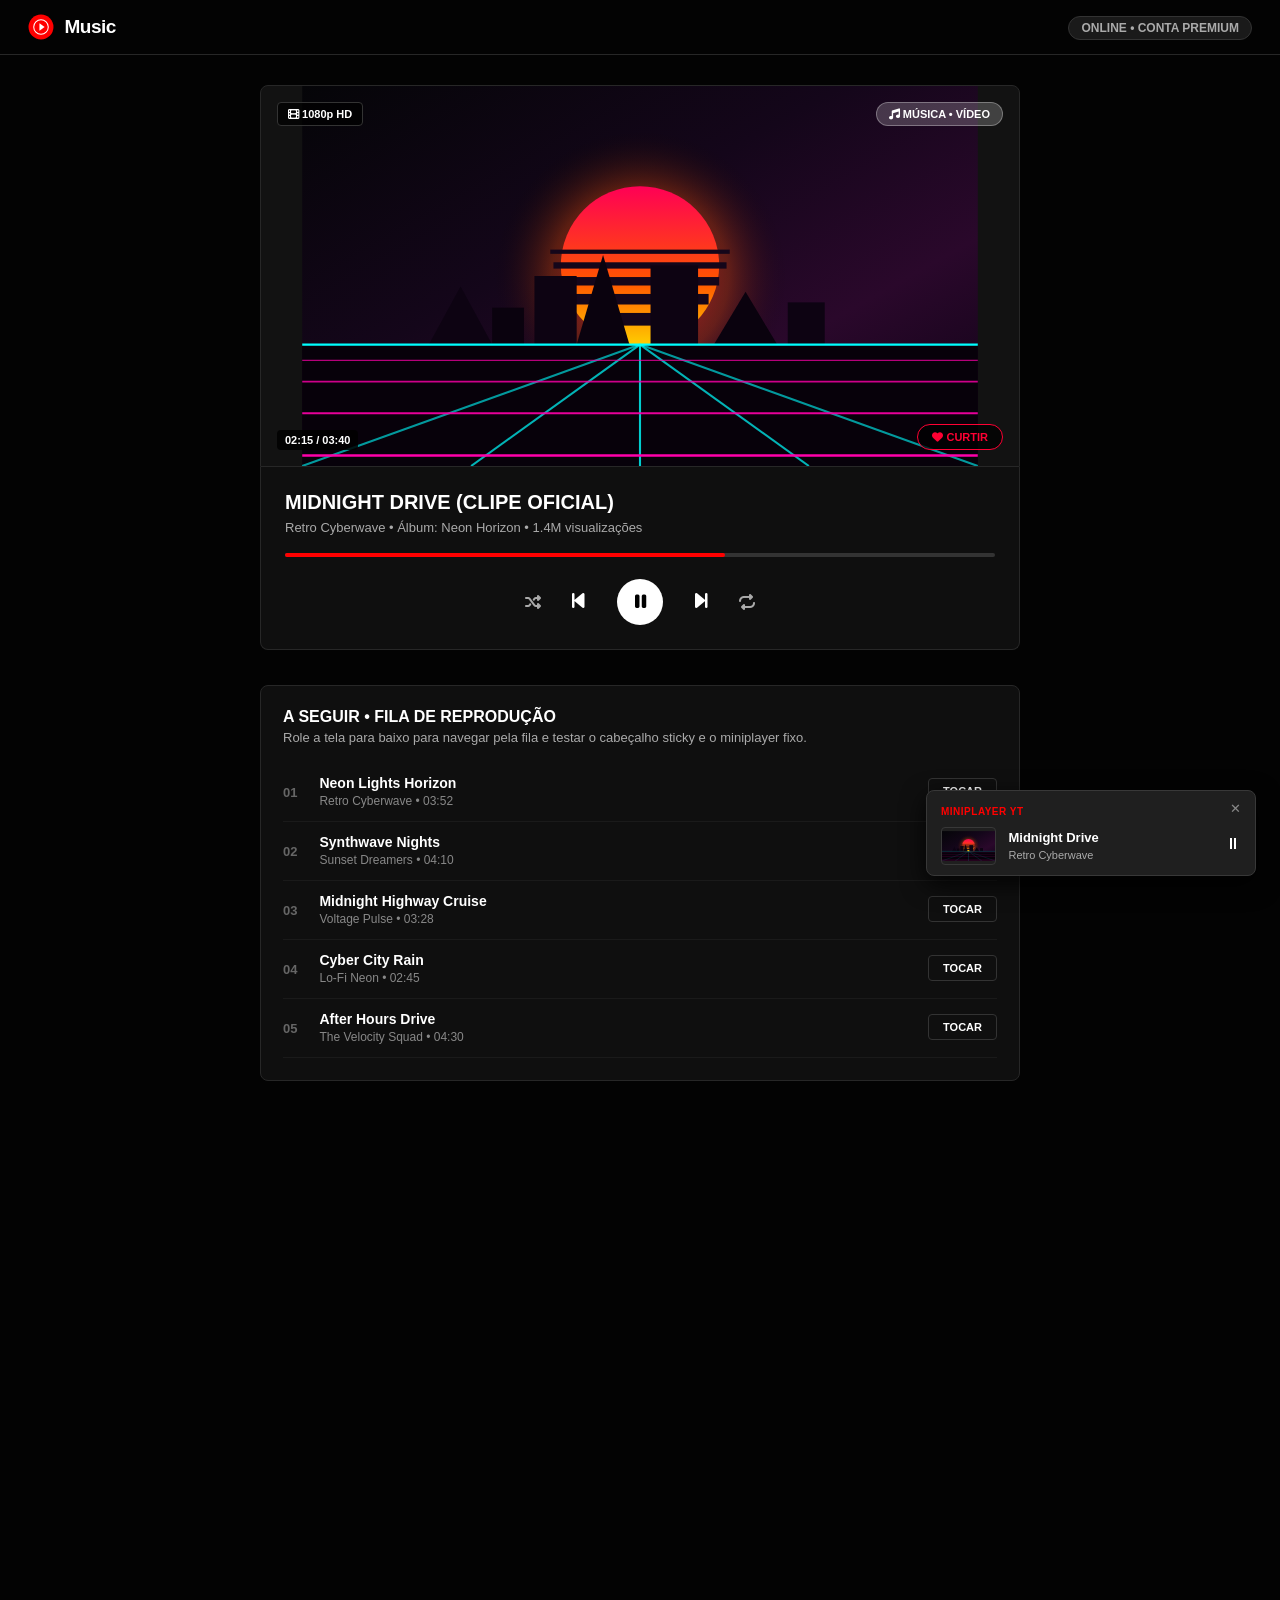
<file: index.html>
<!DOCTYPE html>
<html lang="pt-BR">
<head>
  <meta charset="UTF-8">
  <meta name="viewport" content="width=device-width, initial-scale=1.0">
  <title>Resultado Esperado • YouTube Music Player (Gabarito da Atividade)</title>
  <!-- Biblioteca de Ícones Gratuita (Font Awesome 6 via CDN) -->
  <link rel="stylesheet" href="https://cdnjs.cloudflare.com/ajax/libs/font-awesome/6.5.1/css/all.min.css">
  <style>
    /* ==========================================================================
       GABARITO / RESULTADO ESPERADO DA ATIVIDADE
       TEMA: YOUTUBE MUSIC (PLAYER DE MÚSICA & MINIPLAYER FLUTUANTE)
       FOCO: POSICIONAMENTO CSS (relative, absolute, fixed, sticky) E Z-INDEX
       ========================================================================== */

    * {
      box-sizing: border-box;
      margin: 0;
      padding: 0;
    }

    body {
      font-family: Arial, Helvetica, sans-serif;
      background-color: #030303;
      color: #f1f1f1;
      min-height: 2200px; /* Altura proposital para demonstrar a rolagem da página */
    }

    /* --------------------------------------------------------------------------
       1. CABEÇALHO DO YOUTUBE MUSIC COM POSITION: STICKY
       Fixa no topo da tela (top: 0) enquanto o usuário rola a fila de músicas.
       -------------------------------------------------------------------------- */
    .header-ytmusic {
      position: sticky;
      top: 0;
      z-index: 100; /* Garante que passe na frente de todos os elementos ao rolar */
      background-color: #030303;
      border-bottom: 1px solid #272727;
      padding: 14px 28px;
    }

    .logo-ytmusic {
      display: inline-block;
      vertical-align: middle;
    }

    .icone-play-logo {
      display: inline-block;
      width: 26px;
      height: 26px;
      margin-right: 6px;
      vertical-align: middle;
    }

    .titulo-logo {
      display: inline-block;
      font-size: 19px;
      font-weight: bold;
      letter-spacing: -0.5px;
      color: #ffffff;
      margin: 0;
      vertical-align: middle;
    }

    .status-usuario {
      font-size: 12px;
      font-weight: bold;
      color: #aaaaaa;
      background-color: #1a1a1a;
      border: 1px solid #333333;
      padding: 4px 12px;
      border-radius: 14px;
      float: right;
      margin-top: 2px;
    }

    /* --------------------------------------------------------------------------
       2. CONTEÚDO PRINCIPAL (Área Central do Player)
       -------------------------------------------------------------------------- */
    .container-ytmusic {
      width: 90%;
      max-width: 760px;
      margin: 30px auto;
    }

    /* --------------------------------------------------------------------------
       3. TELA DE VÍDEO / REPRODUÇÃO COM POSITION: RELATIVE
       Serve como a âncora/referência para os botões e badges flutuantes.
       -------------------------------------------------------------------------- */
    .tela-video {
      position: relative; /* PONTO CRUCIAL: Âncora espacial para os filhos absolutos */
      background-color: #121212;
      border: 1px solid #272727;
      border-radius: 8px 8px 0 0;
      overflow: hidden;
    }

    .img-video {
      width: 100%;
      height: 380px;
      display: block;
    }

    /* --------------------------------------------------------------------------
       4. ELEMENTOS SOBREPOSTOS NA TELA COM POSITION: ABSOLUTE
       Desacoplados do fluxo normal e sobrepostos na arte do clipe.
       -------------------------------------------------------------------------- */
    .badge-qualidade {
      position: absolute;
      top: 16px;
      left: 16px;
      z-index: 10;
      background-color: rgba(0, 0, 0, 0.75);
      color: #ffffff;
      font-size: 11px;
      font-weight: bold;
      padding: 5px 10px;
      border-radius: 4px;
      border: 1px solid #333333;
    }

    .badge-modo {
      position: absolute;
      top: 16px;
      right: 16px;
      z-index: 10;
      background-color: rgba(255, 255, 255, 0.2);
      color: #ffffff;
      font-size: 11px;
      font-weight: bold;
      padding: 5px 12px;
      border-radius: 20px;
      border: 1px solid rgba(255, 255, 255, 0.3);
    }

    .tag-tempo-video {
      position: absolute;
      bottom: 16px;
      left: 16px;
      z-index: 10;
      background-color: rgba(0, 0, 0, 0.85);
      color: #ffffff;
      font-size: 11px;
      font-weight: bold;
      padding: 4px 8px;
      border-radius: 4px;
    }

    .btn-like-flutuante {
      position: absolute;
      bottom: 16px;
      right: 16px;
      z-index: 10;
      background-color: rgba(0, 0, 0, 0.75);
      color: #ff0033;
      border: 1px solid #ff0033;
      padding: 6px 14px;
      border-radius: 16px;
      font-size: 11px;
      font-weight: bold;
      cursor: pointer;
    }

    .btn-like-flutuante:hover {
      background-color: #ff0033;
      color: #ffffff;
    }

    /* --------------------------------------------------------------------------
       5. DETALHES DA FAIXA E CONTROLES PRINCIPAIS
       -------------------------------------------------------------------------- */
    .info-faixa {
      background-color: #0f0f0f;
      border: 1px solid #272727;
      border-top: none;
      border-radius: 0 0 8px 8px;
      padding: 24px;
      margin-bottom: 35px;
    }

    .titulo-faixa {
      font-size: 20px;
      font-weight: bold;
      color: #ffffff;
      margin-bottom: 6px;
    }

    .artista-faixa {
      font-size: 13px;
      color: #aaaaaa;
      margin-bottom: 18px;
    }

    .barra-tempo-total {
      width: 100%;
      height: 4px;
      background-color: #333333;
      border-radius: 2px;
      margin-bottom: 22px;
      cursor: pointer;
    }

    .barra-tempo-atual {
      width: 62%;
      height: 100%;
      background-color: #ff0000;
      border-radius: 2px;
    }

    .controles-principais {
      text-align: center;
    }

    .btn-acao-secundaria {
      background: transparent;
      color: #aaaaaa;
      border: none;
      font-size: 16px;
      margin: 0 12px;
      cursor: pointer;
    }

    .btn-acao-secundaria:hover {
      color: #ffffff;
    }

    .btn-acao-controle {
      background: transparent;
      color: #ffffff;
      border: none;
      font-size: 20px;
      margin: 0 14px;
      cursor: pointer;
    }

    .btn-acao-play {
      background-color: #ffffff;
      color: #000000;
      border: none;
      border-radius: 50%;
      width: 46px;
      height: 46px;
      font-size: 18px;
      margin: 0 14px;
      cursor: pointer;
    }

    .btn-acao-play:hover {
      transform: scale(1.05);
      background-color: #f2f2f2;
    }

    /* --------------------------------------------------------------------------
       6. FILA DE REPRODUÇÃO (A SEGUIR)
       -------------------------------------------------------------------------- */
    .secao-fila {
      background-color: #0f0f0f;
      border: 1px solid #272727;
      border-radius: 8px;
      padding: 22px;
      margin-bottom: 50px;
    }

    .titulo-fila {
      font-size: 16px;
      color: #ffffff;
      margin-bottom: 4px;
    }

    .descricao-fila {
      font-size: 13px;
      color: #aaaaaa;
      margin-bottom: 18px;
    }

    .item-musica {
      padding: 12px 0;
      border-bottom: 1px solid #1a1a1a;
    }

    .numero-faixa {
      display: inline-block;
      vertical-align: middle;
      width: 32px;
      color: #666666;
      font-weight: bold;
      font-size: 13px;
    }

    .dados-musica {
      display: inline-block;
      vertical-align: middle;
      width: 72%;
    }

    .nome-musica {
      display: block;
      font-size: 14px;
      color: #ffffff;
    }

    .sub-musica {
      font-size: 12px;
      color: #888888;
    }

    .btn-tocar-item {
      float: right;
      background-color: transparent;
      border: 1px solid #333333;
      border-radius: 4px;
      color: #ffffff;
      padding: 6px 14px;
      font-size: 11px;
      font-weight: bold;
      cursor: pointer;
      margin-top: 3px;
    }

    .btn-tocar-item:hover {
      background-color: #ffffff;
      color: #000000;
    }

    /* --------------------------------------------------------------------------
       7. MINIPLAYER FLUTUANTE COM POSITION: FIXED
       Fixado no canto inferior direito da janela (viewport) em tempo integral.
       -------------------------------------------------------------------------- */
    .miniplayer-flutuante {
      position: fixed;
      bottom: 24px;
      right: 24px;
      width: 330px;
      z-index: 1000; /* Permanece na frente de todo o conteúdo da página */
      background-color: #1f1f1f;
      border: 1px solid #383838;
      border-radius: 8px;
      padding: 10px 14px;
      box-shadow: 0 8px 24px rgba(0, 0, 0, 0.85);
    }

    .miniplayer-topo {
      margin-bottom: 8px;
    }

    .miniplayer-tag {
      font-size: 10px;
      font-weight: bold;
      color: #ff0000;
      letter-spacing: 0.5px;
    }

    .btn-fechar-mini {
      float: right;
      background: transparent;
      color: #888888;
      border: none;
      font-size: 13px;
      cursor: pointer;
    }

    .btn-fechar-mini:hover {
      color: #ffffff;
    }

    .img-mini-thumb {
      display: inline-block;
      vertical-align: middle;
      width: 55px;
      height: 38px;
      border-radius: 4px;
      border: 1px solid #383838;
    }

    .miniplayer-textos {
      display: inline-block;
      vertical-align: middle;
      width: 190px;
      margin-left: 8px;
    }

    .miniplayer-titulo {
      display: block;
      font-size: 13px;
      color: #ffffff;
      white-space: nowrap;
      overflow: hidden;
      text-overflow: ellipsis;
    }

    .miniplayer-autor {
      font-size: 11px;
      color: #aaaaaa;
    }

    .btn-mini-play {
      float: right;
      background: transparent;
      color: #ffffff;
      border: none;
      font-size: 16px;
      cursor: pointer;
      margin-top: 8px;
    }
  </style>
</head>
<body>

  <!-- ===================================================================
       1. CABEÇALHO SUPERIOR (position: sticky)
       =================================================================== -->
  <header class="header-ytmusic">
    <div class="logo-ytmusic">
      <img class="icone-play-logo" src="assets/logo-ytmusic.svg" alt="Ícone YouTube Music">
      <h1 class="titulo-logo">Music</h1>
    </div>
    <span class="status-usuario">ONLINE • CONTA PREMIUM</span>
  </header>

  <!-- ===================================================================
       2. CONTEÚDO PRINCIPAL (Player e Fila de Músicas)
       =================================================================== -->
  <main class="container-ytmusic">

    <!-- SEÇÃO DO PLAYER PRINCIPAL -->
    <section class="secao-player">

      <!-- TELA DE REPRODUÇÃO (position: relative como âncora) -->
      <article class="tela-video">
        <!-- Elementos sobrepostos na tela com position: absolute -->
        <span class="badge-qualidade"><i class="fa-solid fa-film"></i> 1080p HD</span>
        <span class="badge-modo"><i class="fa-solid fa-music"></i> MÚSICA • VÍDEO</span>
        <span class="tag-tempo-video">02:15 / 03:40</span>
        <button type="button" class="btn-like-flutuante" title="Marcar como Gostei"><i class="fa-solid fa-heart"></i> CURTIR</button>

        <!-- Imagem do clipe musical -->
        <img class="img-video" src="assets/capa-player.svg" alt="Clipe Midnight Drive">
      </article>

      <!-- INFORMAÇÕES DA FAIXA -->
      <div class="info-faixa">
        <h2 class="titulo-faixa">MIDNIGHT DRIVE (CLIPE OFICIAL)</h2>
        <p class="artista-faixa">Retro Cyberwave • Álbum: Neon Horizon • 1.4M visualizações</p>

        <!-- BARRA DE PROGRESSO -->
        <div class="barra-tempo-total">
          <div class="barra-tempo-atual"></div>
        </div>

        <!-- CONTROLES PRINCIPAIS -->
        <div class="controles-principais">
          <button type="button" class="btn-acao-secundaria" title="Aleatório"><i class="fa-solid fa-shuffle"></i></button>
          <button type="button" class="btn-acao-controle" title="Faixa Anterior"><i class="fa-solid fa-backward-step"></i></button>
          <button type="button" class="btn-acao-play" title="Pausar / Reproduzir"><i class="fa-solid fa-pause"></i></button>
          <button type="button" class="btn-acao-controle" title="Próxima Faixa"><i class="fa-solid fa-forward-step"></i></button>
          <button type="button" class="btn-acao-secundaria" title="Repetir"><i class="fa-solid fa-repeat"></i></button>
        </div>
      </div>

    </section>

    <!-- SEÇÃO FILA DE REPRODUÇÃO (A SEGUIR) -->
    <section class="secao-fila">
      <h3 class="titulo-fila">A SEGUIR • FILA DE REPRODUÇÃO</h3>
      <p class="descricao-fila">Role a tela para baixo para navegar pela fila e testar o cabeçalho sticky e o miniplayer fixo.</p>

      <div class="item-musica">
        <span class="numero-faixa">01</span>
        <div class="dados-musica">
          <strong class="nome-musica">Neon Lights Horizon</strong>
          <span class="sub-musica">Retro Cyberwave • 03:52</span>
        </div>
        <button type="button" class="btn-tocar-item">TOCAR</button>
      </div>

      <div class="item-musica">
        <span class="numero-faixa">02</span>
        <div class="dados-musica">
          <strong class="nome-musica">Synthwave Nights</strong>
          <span class="sub-musica">Sunset Dreamers • 04:10</span>
        </div>
        <button type="button" class="btn-tocar-item">TOCAR</button>
      </div>

      <div class="item-musica">
        <span class="numero-faixa">03</span>
        <div class="dados-musica">
          <strong class="nome-musica">Midnight Highway Cruise</strong>
          <span class="sub-musica">Voltage Pulse • 03:28</span>
        </div>
        <button type="button" class="btn-tocar-item">TOCAR</button>
      </div>

      <div class="item-musica">
        <span class="numero-faixa">04</span>
        <div class="dados-musica">
          <strong class="nome-musica">Cyber City Rain</strong>
          <span class="sub-musica">Lo-Fi Neon • 02:45</span>
        </div>
        <button type="button" class="btn-tocar-item">TOCAR</button>
      </div>

      <div class="item-musica">
        <span class="numero-faixa">05</span>
        <div class="dados-musica">
          <strong class="nome-musica">After Hours Drive</strong>
          <span class="sub-musica">The Velocity Squad • 04:30</span>
        </div>
        <button type="button" class="btn-tocar-item">TOCAR</button>
      </div>
    </section>

  </main>

  <!-- ===================================================================
       3. MINIPLAYER FLUTUANTE (position: fixed no canto inferior direito)
       =================================================================== -->
  <aside class="miniplayer-flutuante">
    <div class="miniplayer-topo">
      <span class="miniplayer-tag">MINIPLAYER YT</span>
      <button type="button" class="btn-fechar-mini" title="Fechar Miniplayer">✕</button>
    </div>
    <div class="miniplayer-corpo">
      <img class="img-mini-thumb" src="assets/capa-player.svg" alt="Miniatura">
      <div class="miniplayer-textos">
        <strong class="miniplayer-titulo">Midnight Drive</strong>
        <span class="miniplayer-autor">Retro Cyberwave</span>
      </div>
      <button type="button" class="btn-mini-play" title="Pausar / Play">⏸</button>
    </div>
  </aside>

</body>
</html>
</file>
